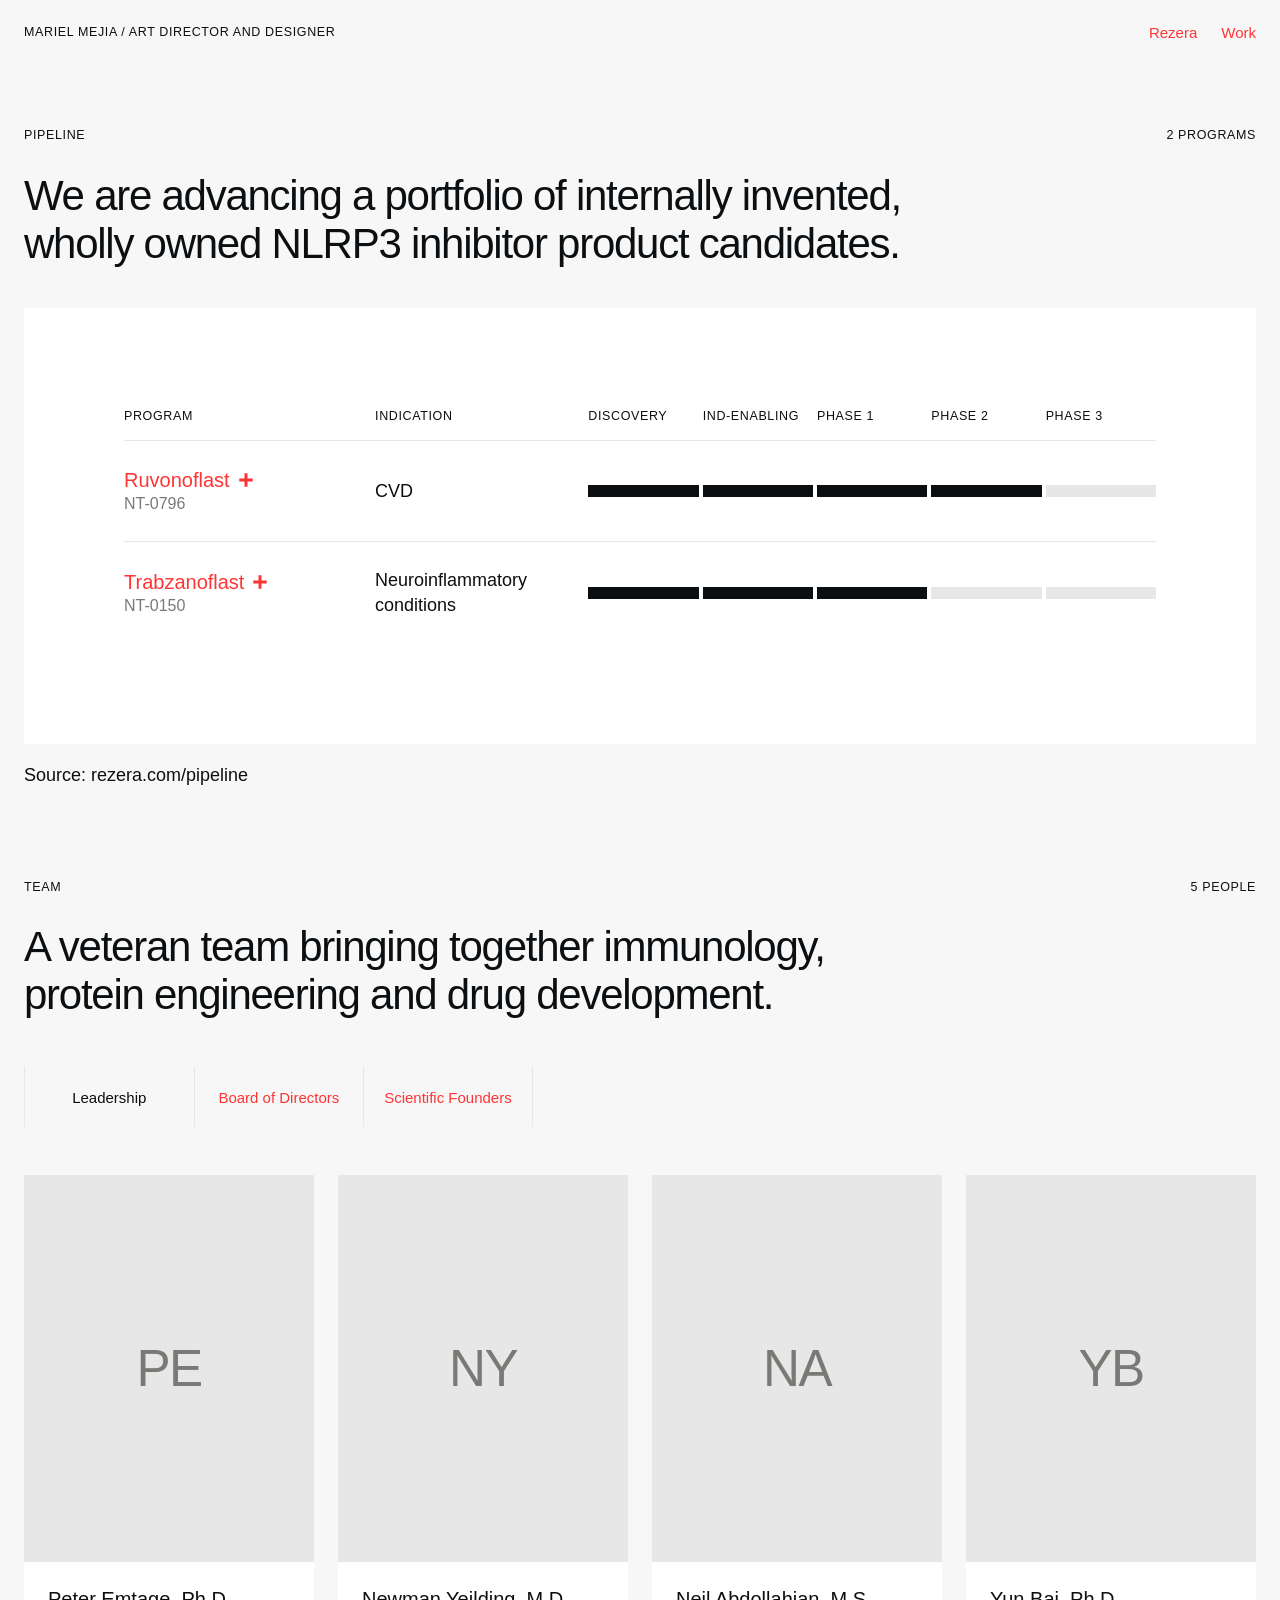
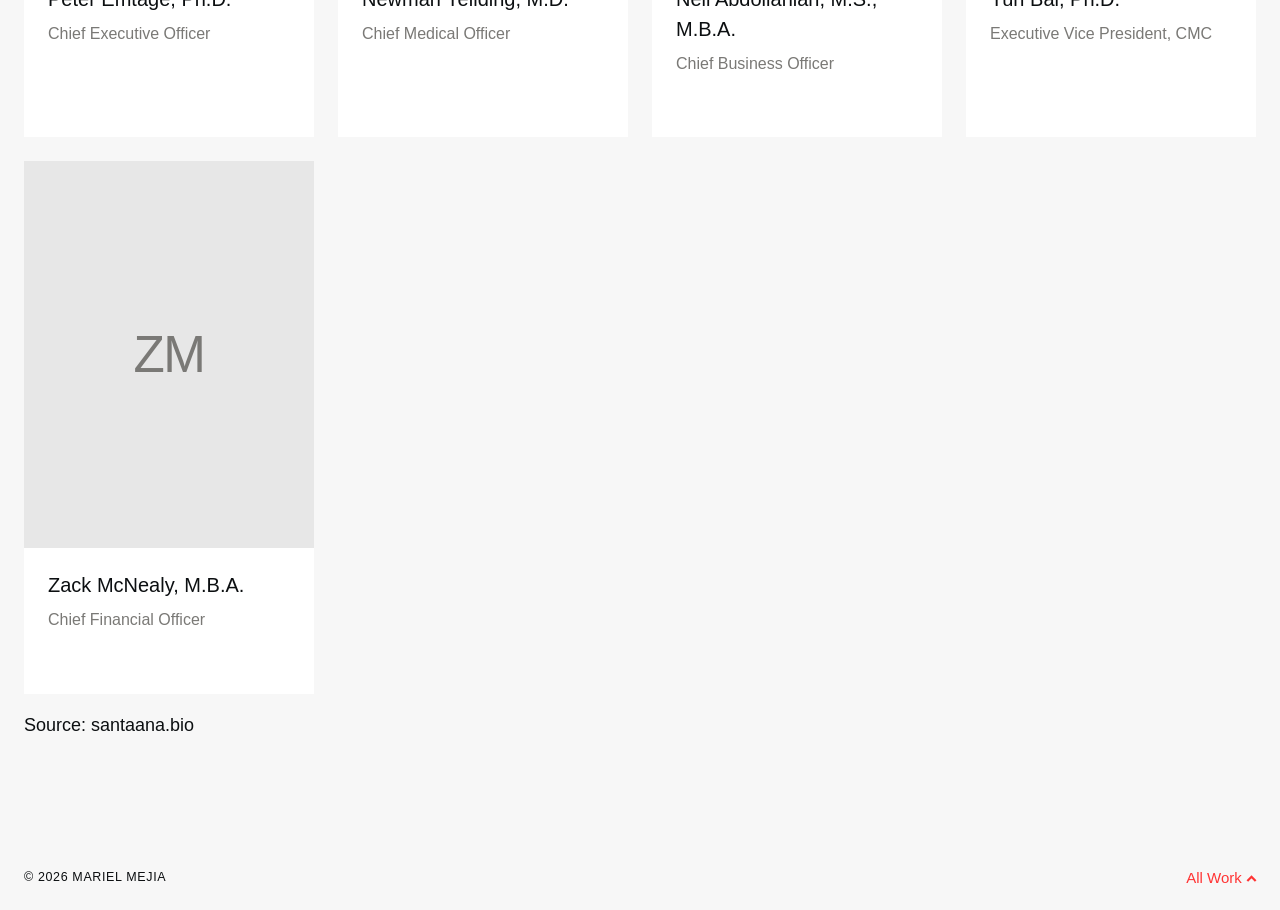
<file: pipeline.html>
<!doctype html>
<meta charset="utf-8">
<meta name="viewport" content="width=device-width, initial-scale=1">
<title>Rezera Pipeline</title>
<link rel="preconnect" href="https://fonts.googleapis.com">
<link rel="preconnect" href="https://fonts.gstatic.com" crossorigin>
<link rel="stylesheet" href="https://fonts.googleapis.com/css2?family=Albert+Sans:ital,wght@0,400;0,500;0,600;0,700;0,800;1,400&display=swap">
<link rel="stylesheet" href="clean-modern.css">

<div class="wrap page-in">
  <header>
    <div class="topbar">
      <span class="label">MARIEL MEJIA / ART DIRECTOR AND DESIGNER</span>
      <nav aria-label="Sections">
        <a href="index.html#rezera">Rezera</a>
        <a href="index.html#work">Work</a>
      </nav>
    </div>
  </header>

  <section aria-labelledby="pipeline-title">
    <div class="section-head">
      <h2 id="pipeline-title" class="label">Pipeline</h2>
      <span class="label" id="pl-count"></span>
    </div>
    <p class="h2" style="max-width: 22em; margin-bottom: 2.5rem;">We are advancing a portfolio of internally invented, wholly owned NLRP3 inhibitor product candidates.</p>
    <div class="pipeline" role="group" aria-label="Development pipeline" id="pipeline"></div>
    <p class="pl-note">Source: rezera.com/pipeline</p>
  </section>

  <section id="team" aria-labelledby="team-title">
    <div class="section-head">
      <h2 id="team-title" class="label">Team</h2>
      <span class="label" id="team-count"></span>
    </div>
    <div class="team-head">
      <p class="h2">A veteran team bringing together immunology, protein engineering and drug development.</p>
      <div class="tabs" role="tablist" aria-label="Team groups" id="team-tabs"></div>
    </div>
    <div class="team-grid" role="tabpanel" id="team-grid"></div>
    <p class="pl-note">Source: santaana.bio</p>
  </section>

  <footer>
    <span class="label">© 2026 Mariel Mejia</span>
    <a class="to-top" href="index.html">All Work<svg class="ar u" viewBox="0 0 16 16" aria-hidden="true"><path d="M2 11L8 5L14 11"/></svg></a>
  </footer>
</div>

<dialog class="bio" id="bio" aria-labelledby="bio-name">
  <div class="bio-inner">
    <div class="bio-top">
      <span class="label" id="bio-count"></span>
      <button class="bio-close" type="button">Close<svg class="acc-icon" viewBox="0 0 16 16" aria-hidden="true"><path d="M1 8H15"/><path d="M8 1V15"/></svg></button>
    </div>
    <span class="bio-photo" id="bio-photo"></span>
    <h2 id="bio-name"></h2>
    <p class="bio-role" id="bio-role"></p>
    <p class="bio-text" id="bio-text"></p>
    <div class="bio-nav">
      <button type="button" id="bio-prev"><svg class="ar l" viewBox="0 0 16 16" aria-hidden="true"><path d="M11 2L5 8L11 14"/></svg>Previous</button>
      <button type="button" id="bio-next">Next<svg class="ar r" viewBox="0 0 16 16" aria-hidden="true"><path d="M5 2L11 8L5 14"/></svg></button>
    </div>
  </div>
</dialog>

<script>
  // Five stages; each program's progress is counted in slots (fractions fill part of a slot)
  const stages = [['Discovery', 'Disc'], ['IND-Enabling', 'IND'], ['Phase 1', 'PH1'], ['Phase 2', 'PH2'], ['Phase 3', 'PH3']];
  const programs = [
    {
      name: 'Ruvonoflast', code: 'NT-0796', indication: 'CVD', progress: 4,
      text: 'Ruvonoflast is Rezera’s lead program, an oral NLRP3 inhibitor designed to reach high levels in tissue and the brain. It is advancing toward Phase 3 in cardiovascular disease, with peripheral artery disease as the lead indication.'
    },
    {
      name: 'Trabzanoflast', code: 'NT-0150', indication: 'Neuroinflammatory conditions', progress: 3,
      text: 'Trabzanoflast is Rezera’s second NLRP3 inhibitor, designed to set a new benchmark for brain penetration. The company plans to advance it into Phase 2 in neuroinflammatory disease.'
    }
  ];

  const table = document.getElementById('pipeline');
  const stageCells = labels => labels.map(s => `<span>${s}</span>`).join('');
  const plus = '<svg class="acc-icon" viewBox="0 0 16 16" aria-hidden="true"><path d="M1 8H15"/><path class="v" d="M8 1V15"/></svg>';
  table.innerHTML =
    `<div class="pl-row pl-head" aria-hidden="true"><span>Program</span><span>Indication</span>` +
    `<div class="pl-stages">${stageCells(stages.map(s => s[0]))}</div></div>` +
    programs.map((p, r) => {
      const current = stages[Math.min(Math.ceil(p.progress), stages.length) - 1][0];
      const slots = stages.map((_, i) =>
        `<span class="pl-slot" style="--fill: ${Math.max(0, Math.min(1, p.progress - i))}; --i: ${i}"></span>`).join('');
      return `<details class="pl-item" style="--row: ${r}"><summary class="pl-row">` +
        `<span class="pl-program">${p.name}${plus}<small>${p.code}</small></span>` +
        `<span class="pl-indication">${p.indication}</span>` +
        `<div class="pl-stages pl-stage" aria-hidden="true">${stageCells(stages.map(s => s[1]))}</div>` +
        `<div class="pl-bar" role="img" aria-label="Through ${current}, ${p.progress} of ${stages.length} stages">${slots}</div>` +
        `</summary><div class="pl-panel"><p>${p.text}</p></div></details>`;
    }).join('');

  // Rows open and close by animating their height, like the Project Details accordion
  const ease = 'cubic-bezier(0.2, 0.7, 0.2, 1)';
  table.querySelectorAll('.pl-item').forEach(item => {
    const summary = item.querySelector('summary');
    const panel = item.querySelector('.pl-panel');
    let itemAnim = null, panelAnim = null;
    const stop = () => { if (itemAnim) itemAnim.cancel(); if (panelAnim) panelAnim.cancel(); itemAnim = panelAnim = null; };
    summary.addEventListener('click', e => {
      if (!matchMedia('(prefers-reduced-motion: no-preference)').matches) return;
      e.preventDefault();
      const from = item.offsetHeight; // current height, even mid-animation
      const opening = !item.open || item.classList.contains('closing');
      stop();
      item.classList.toggle('closing', !opening);
      item.open = true;
      const to = opening ? item.offsetHeight : summary.offsetHeight + 1; // + the top border
      itemAnim = item.animate({ height: [from + 'px', to + 'px'] }, { duration: 600, easing: ease });
      panelAnim = panel.animate(opening
        ? { opacity: [0, 1], transform: ['translateY(-12px)', 'none'] }
        : { opacity: [1, 0], transform: ['none', 'translateY(-12px)'] },
        { duration: opening ? 600 : 400, easing: ease, fill: 'forwards' });
      itemAnim.onfinish = () => {
        stop();
        if (!opening) { item.open = false; item.classList.remove('closing'); }
      };
    });
  });
  document.getElementById('pl-count').textContent = programs.length + ' Programs';

  // Bars start empty only when the fill can animate, so the table still reads without it
  if ('IntersectionObserver' in window && matchMedia('(prefers-reduced-motion: no-preference)').matches) {
    table.classList.add('will-fill');
    const fillObserver = new IntersectionObserver(entries => entries.forEach(e => {
      if (!e.isIntersecting) return;
      requestAnimationFrame(() => table.classList.add('filled'));
      fillObserver.unobserve(e.target);
    }), { threshold: 0.3 });
    fillObserver.observe(table);
  }


  // Team: one tab per group; add a photo path to show a picture instead of initials
  const team = {
    'Leadership': [
      { name: 'Peter Emtage, Ph.D.', role: 'Chief Executive Officer', bio: 'Peter leads Santa Ana Bio and is also a Venture Partner at Versant Ventures. Peter brings more than 25 years of drug development across autoimmunity, inflammation, oncology and infectious disease, including roles as Global Head of Cell Therapy Research at Kite Pharma and Chief Scientific Officer at Cell Design Labs. Peter holds a Ph.D. from McMaster University.' },
      { name: 'Newman Yeilding, M.D.', role: 'Chief Medical Officer', bio: 'Newman has 30 years of experience bringing therapies for autoimmune and inflammatory diseases into the clinic. Over 19 years at Janssen, Newman led a global organization and guided STELARA® from early development to market leadership, and most recently advised Protagonist Therapeutics. Newman earned an M.D. at the University of Alabama at Birmingham.' },
      { name: 'Neil Abdollahian, M.S., M.B.A.', role: 'Chief Business Officer', bio: 'Neil brings 25 years in corporate strategy and business development, from licensing and M&A to raising capital. Neil was previously Chief Business Officer at Boundless Bio and at Cidara Therapeutics, and holds an M.B.A. from Pepperdine University.' },
      { name: 'Yun Bai, Ph.D.', role: 'Executive Vice President, CMC', bio: 'Yun leads CMC, including development, manufacturing and CDMO oversight, drawing on more than 23 years in biologics. Before Santa Ana Bio, Yun was Vice President and Head of CMC and Global Supply Chain at 89bio, after roles at Eli Lilly, Ambrx and Mapp Biopharmaceutical. Yun holds a Ph.D. in Chemical Engineering from Iowa State University.' },
      { name: 'Zack McNealy, M.B.A.', role: 'Chief Financial Officer', bio: 'Zack has more than 15 years of financial leadership in biotech, including CFO roles at Ventus Therapeutics, Chinook Therapeutics and Inception Sciences Canada. Earlier roles include Versant Ventures, Biotie Therapies and Johnson & Johnson. Zack holds an M.B.A. from the Wharton School.' }
    ],
    'Board of Directors': [
      { name: 'Michael W. Bonney', role: 'Board Chair', bio: 'Mike has more than 30 years in biotech and pharma. As CEO of Cubist Pharmaceuticals from 2003 to 2014, Mike grew the company into a leading antibiotics business that Merck acquired in 2015. Mike also chairs Autolus Therapeutics and sits on the board of Alnylam Pharmaceuticals.' },
      { name: 'Jerel Davis, Ph.D.', role: 'Board Director', bio: 'Jerel is a Managing Director at Versant Ventures in Vancouver and has helped launch and back companies including Repare, Akero and Chinook since joining in 2011. Before Versant, Jerel was an Associate Principal at McKinsey & Company, advising healthcare companies.' },
      { name: 'Brendan Bulik-Sullivan, Ph.D.', role: 'Board Director', bio: 'Brendan is a general partner at GV focused on life sciences. Brendan’s background is in statistics and machine learning for genetics, with research at Gritstone Oncology and the Broad Institute, and a Ph.D. in statistical genetics from Vrije Universiteit Amsterdam.' },
      { name: 'Shinichiro Fuse, Ph.D.', role: 'Board Director', bio: 'Shin is a Partner and Managing Director at TPG Life Sciences Innovation, co-leading its venture investments. Shin was previously a Managing Director at MPM Capital and Director of Business Development at bluebird bio.' },
      { name: 'Christine Borowski, Ph.D.', role: 'Board Director', bio: 'Christine is a Principal at Access Biotechnology. Before investing, Christine was Chief Editor of Nature Medicine, and holds a Ph.D. in Immunology from Harvard University.' },
      { name: 'Joshua Kennedy-Smith, Ph.D.', role: 'Board Observer', bio: 'Josh is a partner and research analyst at RTW Investments, specializing in the chemistry of small and large molecules for immunology and inflammation. Josh was previously Principal Scientist at Schrödinger, began as a medicinal chemist at Roche and holds a Ph.D. in Chemistry from UC Berkeley.' },
      { name: 'Mittie Doyle, M.D., FACR', role: 'Board Director', bio: 'Dr. Doyle is Chief Medical Officer of Aro Biotherapeutics, with more than 20 years in industry and academia. Earlier roles include Vice President and Global Therapeutic Area Head, Immunology at CSL Behring, and a board seat at DICE Therapeutics before its acquisition by Eli Lilly. Dr. Doyle earned an M.D. from Yale.' },
      { name: 'Vineeta Agarwala, M.D., Ph.D.', role: 'Board Observer', bio: 'Vineeta is a General Partner at Andreessen Horowitz, leading investments for the a16z Bio + Health fund. Vineeta previously worked at McKinsey, the Broad Institute, Flatiron Health and GV, holds M.D. and Ph.D. degrees from Harvard Medical School and MIT, and sees patients at Stanford.' },
      { name: 'Marcelo Bigal, M.D., Ph.D.', role: 'Board Director', bio: 'Marcelo is President and CEO of Ventus Therapeutics. As CMO and CSO at Teva Pharmaceuticals, Marcelo led the teams behind Ajovy for migraine and Austedo for Huntington’s disease, and has published more than 330 peer-reviewed papers in neurology.' },
      { name: 'Peter Emtage, Ph.D.', role: 'Board Director, Founder and CEO', bio: 'Peter leads Santa Ana Bio and is also a Venture Partner at Versant Ventures. Peter brings more than 25 years of drug development across autoimmunity, inflammation, oncology and infectious disease, including roles at Kite Pharma and Cell Design Labs.' }
    ],
    'Scientific Founders': [
      { name: 'Alexander Rudensky, Ph.D.', role: 'Scientific Founder', bio: 'Alexander chairs the Immunology Program at the Sloan Kettering Institute and is a Howard Hughes Medical Institute Investigator. A member of the National Academy of Sciences, Alexander has received the Crafoord Prize and the Vilcek Prize in Biomedical Science.' },
      { name: 'Richard Flavell, Ph.D.', role: 'Scientific Founder', bio: 'Richard pioneered reverse genetics in the 1970s and co-discovered introns in eukaryotic genes. For decades Richard’s lab has studied innate and adaptive immunity, the inflammasome and the mechanisms of autoimmune disease.' },
      { name: 'Graham Lord, M.D., Ph.D.', role: 'Scientific Founder', bio: 'Graham is Vice-President and Dean of the Faculty of Biology, Medicine and Health at the University of Manchester and a practicing transplant nephrologist. Graham’s research looks at how lymphocyte gene expression is regulated in mucosal and auto-inflammatory disease.' },
      { name: 'Ansuman Satpathy, M.D., Ph.D.', role: 'Scientific Founder', bio: 'Ansu is a physician-scientist and Associate Professor of Pathology and Immunology at Stanford University, and founding director of the Stanford Center for Immunotherapy Design. Ansu’s lab combines immunology, genomics and computation to turn discoveries about the immune system into new therapies.' }
    ]
  };

  const groups = Object.keys(team);
  const tabs = document.getElementById('team-tabs');
  const grid = document.getElementById('team-grid');
  const motionOK = () => matchMedia('(prefers-reduced-motion: no-preference)').matches;
  const initials = name => name.split(',')[0].split(' ').filter(w => /^[A-Z]/.test(w) && !w.endsWith('.')).map(w => w[0]).join('');
  const photo = p => p.photo ? `<img src="${p.photo}" alt="">` : initials(p.name);
  let group = groups[0];

  tabs.innerHTML = groups.map((g, i) =>
    `<button class="tab" type="button" role="tab" id="tab-${i}" aria-controls="team-grid" aria-selected="${i === 0}" tabindex="${i === 0 ? 0 : -1}">${g}</button>`).join('');

  function showGroup(g) {
    group = g;
    const i = groups.indexOf(g);
    tabs.querySelectorAll('.tab').forEach((t, j) => { t.setAttribute('aria-selected', j === i); t.tabIndex = j === i ? 0 : -1; });
    grid.setAttribute('aria-labelledby', 'tab-' + i);
    document.getElementById('team-count').textContent = team[g].length + ' People';
    grid.innerHTML = team[g].map((p, j) =>
      `<button class="person" type="button" data-i="${j}">` +
      `<span class="person-photo" aria-hidden="true">${photo(p)}</span>` +
      `<span class="person-name">${p.name}</span><span class="person-role">${p.role}</span>` +
      `<span class="person-more" aria-hidden="true">Read Bio<svg class="ar r" viewBox="0 0 16 16"><path d="M5 2L11 8L5 14"/></svg></span>` +
      `</button>`).join('');
    // Cards rise in one after another, like the homepage rows
    if (motionOK()) grid.querySelectorAll('.person').forEach((card, j) =>
      card.animate({ opacity: [0, 1], transform: ['translateY(40px)', 'none'] },
        { duration: 700, delay: j * 60, easing: ease, fill: 'backwards' }));
  }
  tabs.addEventListener('click', e => { const t = e.target.closest('.tab'); if (t) showGroup(t.textContent); });
  // Arrow keys move between tabs
  tabs.addEventListener('keydown', e => {
    const step = { ArrowRight: 1, ArrowLeft: -1 }[e.key];
    if (!step) return;
    const next = groups[(groups.indexOf(group) + step + groups.length) % groups.length];
    showGroup(next);
    tabs.querySelectorAll('.tab')[groups.indexOf(next)].focus();
  });
  showGroup(group);

  // Bio overlay: slides in from the right over a dimmed page
  const bio = document.getElementById('bio');
  let current = 0;
  function fillBio(i) {
    const people = team[group];
    current = (i + people.length) % people.length;
    const p = people[current];
    document.getElementById('bio-count').textContent = `${group}, ${current + 1} of ${people.length}`;
    document.getElementById('bio-photo').innerHTML = photo(p);
    document.getElementById('bio-name').textContent = p.name;
    document.getElementById('bio-role').textContent = p.role;
    document.getElementById('bio-text').textContent = p.bio;
    bio.scrollTop = 0;
  }
  function openBio(i) {
    fillBio(i);
    bio.showModal();
    if (!motionOK()) return;
    bio.animate({ transform: ['translateX(100%)', 'none'] }, { duration: 600, easing: ease });
    bio.animate({ opacity: [0, 1] }, { duration: 400, pseudoElement: '::backdrop' });
  }
  function closeBio() {
    if (!bio.open || bio.classList.contains('closing')) return;
    if (!motionOK()) { bio.close(); return; }
    bio.classList.add('closing');
    bio.animate({ opacity: [1, 0] }, { duration: 400, pseudoElement: '::backdrop', fill: 'forwards' });
    bio.animate({ transform: ['none', 'translateX(100%)'] }, { duration: 450, easing: 'cubic-bezier(0.5, 0, 0.75, 0)', fill: 'forwards' })
      .onfinish = () => { bio.close(); bio.getAnimations({ subtree: true }).forEach(a => a.cancel()); bio.classList.remove('closing'); };
  }
  grid.addEventListener('click', e => { const card = e.target.closest('.person'); if (card) openBio(+card.dataset.i); });
  bio.querySelector('.bio-close').addEventListener('click', closeBio);
  bio.addEventListener('cancel', e => { e.preventDefault(); closeBio(); }); // Escape slides it out too
  bio.addEventListener('click', e => { if (e.target === bio) closeBio(); }); // a click on the dimmed page closes it
  document.getElementById('bio-prev').addEventListener('click', () => fillBio(current - 1));
  document.getElementById('bio-next').addEventListener('click', () => fillBio(current + 1));
  // Focus goes back to the card that opened it
  bio.addEventListener('close', () => { const card = grid.querySelector(`[data-i="${current}"]`); if (card) card.focus(); });
</script>
</file>
<file: clean-modern.css>
/* ==========================================================================
   CLEAN MODERN
   A minimal portfolio framework by Mariel Mejia.
   Extracted from the Mariel Mejia portfolio site, October 2026.

   SETUP
   Load the font in the page <head>, before this stylesheet:
     <link rel="preconnect" href="https://fonts.googleapis.com">
     <link rel="preconnect" href="https://fonts.gstatic.com" crossorigin>
     <link rel="stylesheet" href="https://fonts.googleapis.com/css2?family=Geist:wght@100..900&display=swap">
     <link rel="stylesheet" href="clean-modern.css">
   And the viewport tag:
     <meta name="viewport" content="width=device-width, initial-scale=1">

   TYPE SCALE (all Geist)
     H1 / display   200, clamp(48px, 11vw, 136px), line-height 1, -0.05em
     H2 / .h2       200, clamp(32px, 3.5vw + 6px, 42px), line-height 1.15, -0.03em
     H3 / .h3       200, 22px (20px on phones), line-height 1.3, -0.02em (also the News card title)
     Body           200, 18px, line-height 1.5, 0
     Paragraph      body, but -0.01em (bio and project text)
     Small text     200, 16px, line-height 1.4 (titles, codes, form fields)
     Label          400, 12.5px, line-height 1.3, +0.05em, UPPERCASE, black
     Nav link       400, 15px, line-height normal, 0, Title Case, red (also tabs, CTAs, "Read More")
     Text link      300, red
     Program name   300, 20px, red (pipeline)
     Accordion head 200, 18px
     Timeline year  200, 16px, line-height 1.65, tabular numbers

   COLORS (light / dark)
     --bg      #f7f7f7 / #131715   page background
     --ink     #0c0f11 / #e6ebe7   text ("black")
     --muted   #7a7976 / #9aa59f   gray text
     --link    #FF3434             red links
     --line    #e7e7e7 / #333b37   loading placeholder gray
     --row-bg  #ffffff / #1a1f1c   project card panel

   GRID
     One gutter for everything: 24px (20px at 1024px and below).
     Media boxes use a 1256:720 ratio (export at 1884x1080).
     Phones (760px and below) collapse to one column.

   COMPONENTS
     .topbar          name label left, red nav right
     .label           small uppercase label
     .section-head    heading row with a label on each side
     .piece           clickable project card (white panel, inverts on hover)
     .strip           row of five media boxes inside a card
     .media           ratio box for an image or video (fades in when ready)
     .spec            label / value table (stacks inside cards)
     .about           photo + bio two-column block
     .timeline        year + role list
     .accordion       <details> panel with a plus that turns into a minus
     .bleed           large video panel, video inset on black, rounded corners
     .gallery         two-column media grid
     .next            "Next project" link bar at the end of a page
     .ar              line chevron icon (.r right, .l left, .u up)
     .pipeline        five-slot progress table (program, indication, stages)
     .tabs            row of label-style tab buttons (red, active one black)
     .team-grid       grid of .person cards (ink panel slides in on hover)
     .bio             <dialog> side sheet with a person's full bio
     .news            full-width press release rows (invert like .piece on hover)
     .carousel        horizontal card track with previous/next buttons on the sides
     .split           two panels, centered content and an inset image (.flip mirrors them)
     .hero            full-screen header with a background video
     .pinbar          top bar pinned to the screen, frosted once you scroll
     .menu-toggle     Menu button that replaces the bar's links at 1024px and below
     .menu-links      big section links inside a .bio sheet (the slide-in menu)
     .button          solid red label-style button (works on <a> and <button>)
     .contact         white panel: headline and details left, form right
     .field           form field with a label-style label above it
     .cta             red label-style link with a chevron
     footer .to-top   "Back to Top" link

   NEEDS A LITTLE JAVASCRIPT
     .media .ready              add "ready" to an <img>/<video> once loaded (fade-in)
     .piece.will-reveal         add "revealed" when the card scrolls into view
     .text-reveal               text waiting to slide up; add "revealed" when it scrolls into view
     .page-in                   add to a page section to play the slide-up entrance
     .accordion.closing         add while the accordion animates shut
     .pipeline.will-fill        add "filled" when the table scrolls into view
     .pl-item.closing           add while a pipeline row animates shut
     .bio                       open with showModal(); the script slides it in and out
     .pinbar.scrolled           add once the page has scrolled (frosted background)
     .pinbar.on-light           add once the bar is past the hero (dark text on a light tint)
     .pinbar.tucked             add while scrolling down (slides up out of view), remove on scroll up
   Without the script these still work; they just skip the animation.
   ========================================================================== */


/* ---------- Tokens ---------- */
:root {
  --bg: #f7f7f7;
  --paper: #f7f8f5;
  --ink: #0c0f11;
  --muted: #7a7976;
  --line: #e7e7e7;
  --accent: var(--muted);
  --link: #FF3434;
  --acc-bg: rgb(231 231 231 / 0.5);
  --acc-bg-hover: #e7e7e7;
  --row-bg: #ffffff;
  --font: "Geist", "Helvetica Neue", Arial, sans-serif;
  --gutter: 24px; /* one value for page margins and every column/row gutter */
}
@media (max-width: 1024px) {
  :root { --gutter: 20px; }
}
@media (prefers-color-scheme: dark) {
  :root:not([data-theme="light"]) {
    --bg: #131715; --paper: #1a1f1c; --ink: #e6ebe7; --muted: #9aa59f; --line: #333b37; --accent: var(--muted);
    --acc-bg: rgb(255 255 255 / 0.04); --acc-bg-hover: rgb(255 255 255 / 0.08); --row-bg: #1a1f1c;
    color-scheme: dark;
  }
}
:root[data-theme="dark"] {
  --bg: #131715; --paper: #1a1f1c; --ink: #e6ebe7; --muted: #9aa59f; --line: #333b37; --accent: var(--muted);
  --acc-bg: rgb(255 255 255 / 0.04); --acc-bg-hover: rgb(255 255 255 / 0.08); --row-bg: #1a1f1c;
  color-scheme: dark;
}


/* ---------- Base ---------- */
* { box-sizing: border-box; letter-spacing: 0; }
[hidden] { display: none !important; }
body {
  margin: 0; /* the gutter is the whole page margin */
  background: var(--bg);
  color: var(--ink);
  font: 200 1.125rem/1.5 var(--font); /* 18px body text */
  padding-left: max(var(--gutter), env(safe-area-inset-left, 0px));
  padding-right: max(var(--gutter), env(safe-area-inset-right, 0px));
}
.wrap { padding-block: var(--gutter); display: grid; gap: 4.5rem; }

a { color: var(--link); font-weight: 300; text-decoration: none; }
a:focus-visible, button:focus-visible { outline: 2px solid var(--accent); outline-offset: 3px; border-radius: 2px; }


/* ---------- Type ---------- */
.label {
  font: 400 0.78125rem/1.3 var(--font); /* 12.5px */
  letter-spacing: 0.05em;
  text-transform: uppercase;
  color: var(--ink);
}

h1 {
  font: 200 clamp(3rem, 11vw, 8.5rem)/1 var(--font);
  letter-spacing: -0.05em;
  margin: 0;
  text-wrap: balance;
}
h1 span { color: var(--accent); }
h1 * { letter-spacing: inherit; } /* anything inside an H1 keeps its -5% */
h1 .h1-part { color: inherit; display: inline-block; } /* one animated line of the headline */
header h1 { text-align: center; } /* homepage headline only */

h2, .h2 { font: 200 clamp(2rem, calc(3.5vw + 6px), 2.625rem)/1.15 var(--font); letter-spacing: -0.03em; margin: 0; text-wrap: balance; }
h3, .h3 { font: 200 1.375rem/1.3 var(--font); letter-spacing: -0.02em; margin: 0; text-wrap: balance; } /* between H2 and body; also the News card title */

/* Paragraph style: slightly tighter than body text (-1%) */
.about-text p:not(.h2), .detail-body p, .about-text p:not(.h2) *, .detail-body p * { letter-spacing: -0.01em; }


/* ---------- Header and navigation ---------- */
header { display: grid; gap: 1.75rem; }
.topbar { display: flex; flex-wrap: wrap; justify-content: space-between; gap: 0.75rem 2rem; padding-bottom: 0.9rem; }
.topbar nav { display: flex; gap: 1.5rem; }
.topbar nav a { color: var(--link); text-decoration: none; font: 400 0.9375rem/normal var(--font); letter-spacing: 0; } /* label style, in red */

.section-head { display: flex; flex-wrap: wrap; justify-content: space-between; align-items: baseline; gap: 0.5rem 2rem; margin-bottom: 1.75rem; }


/* ---------- Icons: line chevrons ---------- */
/* Markup: <svg class="ar r" viewBox="0 0 16 16" aria-hidden="true"><path d="M5 2L11 8L5 14"/></svg>
   right  M5 2L11 8L5 14   left  M11 2L5 8L11 14   up  M2 11L8 5L14 11   up-right  M4 4H12V12 */
.ar { display: inline-block; width: 0.6em; height: 0.6em; vertical-align: 0; overflow: visible; fill: none; stroke: currentColor; stroke-width: 4; stroke-linecap: square; stroke-linejoin: miter; vector-effect: non-scaling-stroke; }
.ar.r { margin-left: 0.35em; }
.ar.l { margin-right: 0.35em; }
.ar.u { margin-left: 0.35em; }


/* ---------- Media boxes ---------- */
.media {
  aspect-ratio: 1256 / 720;
  max-width: 100%;
  position: relative;
  overflow: hidden;
  background: var(--line); /* light gray until the picture arrives */
}
.media img { position: absolute; inset: 0; width: 100%; height: 100%; object-fit: cover; display: block; }
/* Older videos with black strips baked into the sides: slightly wider so the strips sit outside the box */
.media video, .bleed video {
  position: absolute; top: 0; left: 50%;
  width: 102.1%; height: 100%;
  transform: translateX(-50%);
  object-fit: cover; display: block;
}
/* MP4s exported without strips fill the box exactly (whole-pixel edges, no gray hairline) */
.media video[src$=".mp4"], .media video[data-src$=".mp4"], .bleed video[src$=".mp4"] { width: 100%; left: 0; transform: none; }
/* Fade in once loaded (script adds .ready) */
.media video, .media img { opacity: 0; }
.media .ready { opacity: 1; }
.media:has(> .ready) { background: transparent; }


/* ---------- Project cards (homepage) ---------- */
.work { display: grid; grid-template-columns: minmax(0, 1fr); gap: var(--gutter); }
.piece { position: relative; background: var(--row-bg); padding: 100px; display: grid; grid-template-rows: auto 1fr; }
.piece .stretched { position: absolute; inset: 0; z-index: 1; } /* whole card is the link */
.piece .stretched:focus-visible { outline-offset: -3px; border-radius: 0; }
/* Hover (or keyboard focus): the panel inverts */
.piece:hover, .piece:has(.stretched:focus-visible) { background: var(--ink); color: var(--row-bg); }
.piece-body { padding: 1.25rem 0 0; display: grid; gap: 0.85rem; align-content: start; }
.strip { display: grid; grid-template-columns: repeat(5, minmax(0, 1fr)); gap: var(--gutter); }


/* ---------- Spec table (label / value) ---------- */
.spec { width: 100%; border-collapse: collapse; font: 200 1rem/1.4 var(--font); }
.spec th { text-align: left; font: 400 0.78125rem/1.3 var(--font); letter-spacing: 0.05em; text-transform: uppercase; color: var(--ink); width: 34%; padding: 0.3rem 0; vertical-align: baseline; } /* label style */
.spec td { padding: 0.3rem 0; vertical-align: baseline; }
/* Inside cards: each label sits above its value */
.piece .spec { color: inherit; }
.piece .spec, .piece .spec tbody, .piece .spec tr, .piece .spec th, .piece .spec td { display: block; width: auto; padding: 0; }
.piece .spec tbody { display: grid; gap: 0.6rem; }
.piece h2 + .spec { margin-top: -0.6rem; }


/* ---------- About ---------- */
.about { display: grid; grid-template-columns: minmax(0, 1fr) minmax(0, 1.5fr); gap: 2rem var(--gutter); padding-top: 2.5rem; }
.about-side { display: grid; gap: 1rem; align-content: start; }
.about-photo { width: 100%; max-width: 250px; height: auto; aspect-ratio: 1; object-fit: cover; display: block; background: var(--line); overflow: hidden; }
.about-text { display: grid; gap: 1rem; }
.about-text p { margin: 0; }
.about-text a { font-weight: 300; }
.about-text .h2 { margin-bottom: 0.5rem; } /* extra room under the lead sentence */


/* ---------- Timeline ---------- */
.timeline-label { margin-top: 2.5rem; }
.timeline { list-style: none; margin: 0; padding: 0; display: grid; gap: 0.5rem; }
.timeline li { display: grid; grid-template-columns: 4.5rem minmax(0, 1fr); gap: 1rem; font-size: 1.125rem; }
.timeline time { font: 200 1rem/1.65 var(--font); color: var(--ink); font-variant-numeric: tabular-nums; }


/* ---------- Footer ---------- */
footer { display: flex; flex-wrap: wrap; justify-content: space-between; gap: 0.75rem var(--gutter); padding-top: 2.5rem; }
footer .to-top { color: var(--link); text-decoration: none; font: 400 0.9375rem/normal var(--font); letter-spacing: 0; } /* matches the nav */


/* ---------- Project detail page ---------- */
#detail { padding-block: var(--gutter); display: grid; gap: 2.5rem; }
.detail-inner { width: 100%; }
.detail-head { display: grid; gap: 1.5rem; }
.back { color: var(--link); text-decoration: none; font: 400 0.9375rem/normal var(--font); letter-spacing: 0; }
.detail-title { font: 200 clamp(3rem, 11vw, 8.5rem)/1 var(--font); letter-spacing: -0.05em; margin: 0; text-wrap: balance; }
.detail-tagline { font-size: 1.5rem; line-height: 1.3; margin: 0; color: var(--muted); max-width: 30em; }

/* Main video panel: video at 80%, centered on black, rounded corners */
.bleed { position: relative; aspect-ratio: 1256 / 720; width: 100%; overflow: hidden; background: #000; }
.bleed #d-video { top: 10%; left: 10%; width: 80%; height: 80%; transform: none; border-radius: 20px; }

.detail-body { display: grid; grid-template-columns: minmax(0, 1.6fr) minmax(0, 1fr); gap: 2rem var(--gutter); align-items: start; }
.detail-body p { margin: 0; font-size: 1.125rem; line-height: 1.5; max-width: 36em; }

.gallery { display: grid; grid-template-columns: repeat(2, minmax(0, 1fr)); gap: var(--gutter); }
.bleed + .gallery { margin-top: calc(var(--gutter) - 2.5rem); } /* leaves one gutter under the video */

/* Next-project bar: label left, H2 project name right */
.next {
  display: flex; flex-wrap: wrap; justify-content: space-between; align-items: baseline; gap: 0.5rem 2rem;
  padding-top: 1.25rem;
  color: var(--link); text-decoration: none;
}
.next .ar { width: 0.5em; height: 0.5em; stroke-width: 3; }


/* ---------- Accordion ---------- */
/* Markup:
   <details class="accordion">
     <summary>Project Details<svg class="acc-icon" viewBox="0 0 16 16" aria-hidden="true"><path d="M1 8H15"/><path class="v" d="M8 1V15"/></svg></summary>
     <div class="detail-body">…</div>
   </details> */
.accordion { background: var(--acc-bg); overflow: hidden; }
.accordion:hover { background: var(--acc-bg-hover); }
.accordion summary {
  list-style: none; cursor: pointer;
  display: flex; justify-content: space-between; align-items: center; gap: 1rem;
  padding: 0.9rem 1.1rem;
  font: 200 1.125rem/1.3 var(--font); color: var(--ink);
}
.accordion summary::-webkit-details-marker { display: none; }
.accordion summary:focus-visible { outline: 2px solid var(--accent); outline-offset: 3px; }
.acc-icon { width: 0.7em; height: 0.7em; flex: none; overflow: visible; fill: none; stroke: currentColor; stroke-width: 4; stroke-linecap: square; vector-effect: non-scaling-stroke; }
.acc-icon .v { transform-origin: 8px 8px; }
.accordion[open]:not(.closing) .acc-icon .v { transform: scaleY(0); } /* plus becomes minus */
.accordion .detail-body { padding: 0.25rem 1.1rem 1.5rem; }


/* ---------- Pipeline (five-slot progress bar) ---------- */
/* Markup:
   <div class="pipeline">
     <div class="pl-row pl-head" aria-hidden="true"><span>Program</span>… <div class="pl-stages">5 × <span></span></div></div>
     <details class="pl-item">
       <summary class="pl-row">
         <span class="pl-program">Name<svg class="acc-icon">…</svg><small>Code</small></span><span class="pl-indication">…</span>
         <div class="pl-bar" role="img" aria-label="…"><span class="pl-slot" style="--fill: 1"></span> × 5</div>
       </summary>
       <div class="pl-panel"><p>One paragraph about the program.</p></div>
     </details>
   </div>
   The whole row opens its panel; the plus beside the name turns into a minus.
   --fill is how much of a slot is done, 0 to 1 (partial slots are fine). */
.pipeline { display: grid; background: var(--row-bg); padding: 0 100px 100px; }
.pl-row {
  display: grid; grid-template-columns: minmax(0, 1.2fr) minmax(0, 1fr) minmax(0, 3fr);
  gap: 0.5rem var(--gutter); align-items: center;
  padding: 1.6rem 0;
}
.pl-item { border-top: 1px solid var(--line); overflow: hidden; } /* clips the panel while its height animates */
.pl-item summary { list-style: none; cursor: pointer; }
.pl-item summary::-webkit-details-marker { display: none; }
.pl-item summary:focus-visible { outline: 2px solid var(--accent); outline-offset: 3px; }
.pl-head { padding: 100px 0 1rem; align-items: start; } /* labels share a top line, even when a stage name wraps */
.pl-head .pl-stages { align-items: start; }
.pl-head > *, .pl-stages > * { font: 400 0.78125rem/1.3 var(--font); letter-spacing: 0.05em; text-transform: uppercase; color: var(--ink); } /* label style */
.pl-stages, .pl-bar { display: grid; grid-template-columns: repeat(5, minmax(0, 1fr)); gap: 4px; }
.pl-program { font: 300 1.25rem/1.3 var(--font); color: var(--link); } /* red, like every other link */
.pl-program .acc-icon { width: 0.6em; height: 0.6em; margin-left: 0.5em; vertical-align: 0.05em; }
.pl-item[open]:not(.closing) .acc-icon .v { transform: scaleY(0); } /* plus becomes minus */
.pl-program small { display: block; font: 200 1rem/1.4 var(--font); color: var(--muted); }
.pl-panel { padding: 0 0 2rem; }
.pl-panel p { margin: 0; max-width: 36em; font-size: 1.125rem; line-height: 1.5; letter-spacing: -0.01em; } /* paragraph style */
.pl-indication { font-size: 1.125rem; line-height: 1.4; }
.pl-slot { position: relative; height: 12px; background: var(--line); overflow: hidden; }
.pl-slot::after { content: ""; position: absolute; inset: 0; background: var(--ink); transform-origin: 0 50%; transform: scaleX(var(--fill, 0)); }
.pl-stage { grid-column: 3; display: none; } /* phone only: abbreviated stage names over each bar */


/* ---------- Tabs ---------- */
/* Markup:
   <div class="tabs-bar"><div class="tabs" role="tablist"><button class="tab" role="tab" aria-selected="true">Leadership</button>…</div></div>
   The bar carries the rule across the full width; the tabs inside all take the width of the longest one. */
/* Styled like the pinned nav: a 60px row with a light rule under it and thin rules on both sides of
   each tab, labels centered. The selected tab turns black. */
.tabs-bar { border-bottom: 1px solid var(--line); }
.tabs { display: inline-grid; grid-auto-flow: column; grid-auto-columns: 1fr; min-height: 60px; } /* equal columns, sized to the longest tab */
.tab {
  appearance: none; background: none; border: 0; display: flex; align-items: center; justify-content: center; padding: 0 1.25rem; cursor: pointer;
  font: 400 0.9375rem/normal var(--font); letter-spacing: 0; color: var(--link); /* nav style */
}
.tab { border-left: 1px solid var(--line); } /* a rule on both sides of every tab, labels centered */
.tab:last-child { border-right: 1px solid var(--line); }
.tab[aria-selected="true"] { color: var(--ink); }


/* ---------- Team ---------- */
/* Markup:
   <div class="team-head"><p class="h2">Headline</p><div class="tabs-bar">…</div></div>  (tabs under the headline)
   <div class="team-grid" role="tabpanel">
     <button class="person" type="button">
       <span class="person-photo">PE</span>  (or an <img> inside it)
       <span class="person-name h3">Name</span><span class="person-role">Title</span>
       <span class="person-more">Read Bio <svg class="ar r">…</svg></span>
     </button>
   </div> */
.team-head { display: grid; justify-items: start; gap: 3rem; margin-bottom: 3rem; } /* tabs sit under the headline, on its left edge */
.team-head .tabs-bar { justify-self: stretch; } /* the tab row's rule runs the full width of the cards below */
.team-head .h2 { max-width: 20em; }
.team-grid { display: grid; grid-template-columns: repeat(4, minmax(0, 1fr)); gap: var(--gutter); } /* four across, three at 1024px and below, two on phones */
.person {
  appearance: none; border: 0; font: inherit; text-align: left; cursor: pointer;
  position: relative; overflow: hidden; width: 100%;
  display: grid; gap: 0.35rem; align-content: start;
  background: var(--row-bg); color: var(--ink); padding: var(--gutter) var(--gutter) 1.75rem;
}
/* Hover (or keyboard focus): an ink panel slides in from the left and the text inverts */
.person::before { content: ""; position: absolute; inset: 0; background: var(--ink); transform: scaleX(0); transform-origin: 0 50%; }
.person:hover::before, .person:focus-visible::before { transform: none; }
.person:hover, .person:focus-visible { color: var(--row-bg); }
.person > * { position: relative; } /* above the sliding panel */
.person:focus-visible { outline-offset: 3px; border-radius: 0; }
.person-photo {
  position: relative; display: grid; place-items: center; aspect-ratio: 3 / 4; overflow: hidden;
  margin: calc(-1 * var(--gutter)) calc(-1 * var(--gutter)) 1rem; /* flush with the card's top and sides */
  background: var(--line); color: var(--muted); font: 200 clamp(2rem, 4vw, 3.5rem)/1 var(--font); letter-spacing: -0.03em;
}
.person-photo img { position: absolute; inset: 0; width: 100%; height: 100%; object-fit: cover; }
.person-name { margin-bottom: 0.2rem; font-size: 1.25rem; } /* .h3 type at a fixed 20px, a step down for the narrower cards */
.person-role { font: 200 1rem/1.4 var(--font); color: var(--muted); }
.person-more { margin-top: 0.75rem; font: 400 0.9375rem/normal var(--font); letter-spacing: 0; color: var(--link); opacity: 0; translate: -0.75em 0; }
.person:hover .person-more, .person:focus-visible .person-more { opacity: 1; translate: 0 0; }
@media (hover: none) { .person-more { opacity: 1; translate: 0 0; } } /* touch screens have no hover to reveal it */


/* ---------- Bio overlay ---------- */
/* Markup:
   <dialog class="bio"><div class="bio-inner">
     <div class="bio-top"><span class="label">Group, 1 of 5</span><button class="bio-close">Close…</button></div>
     <span class="bio-photo">…</span><h2>Name</h2><p class="bio-role">Title</p><p>Bio</p>
     <div class="bio-nav"><button>Previous</button><button>Next</button></div>
   </div></dialog> */
.bio {
  margin: 0 0 0 auto; padding: 0; border: 0;
  width: min(640px, 100%); max-width: 100%; height: 100%; max-height: none;
  background: var(--bg); color: var(--ink); overflow-y: auto; overscroll-behavior: contain;
}
.bio::backdrop { background: rgb(12 15 17 / 0.55); }
html:has(.bio[open]) { overflow: hidden; } /* the page stays put behind the overlay */
.bio-inner { min-height: 100%; display: flex; flex-direction: column; align-items: flex-start; gap: 1rem; padding: var(--gutter) 64px 2.5rem; }
.bio-top, .bio-nav { align-self: stretch; }
.bio-top { display: flex; justify-content: space-between; align-items: center; gap: 1rem; padding-bottom: 3rem; }
.bio-close, .bio-nav button {
  appearance: none; background: none; border: 0; padding: 0; cursor: pointer;
  font: 400 0.9375rem/normal var(--font); letter-spacing: 0; color: var(--link); /* nav style */
}
.bio-close .acc-icon { margin-left: 0.5em; transform: rotate(45deg); } /* the plus, turned into an x */
.bio-photo {
  position: relative; display: grid; place-items: center; width: 160px; aspect-ratio: 1; overflow: hidden; margin-bottom: 1rem;
  background: var(--line); color: var(--muted); font: 200 3rem/1 var(--font); letter-spacing: -0.03em;
}
.bio-photo img { position: absolute; inset: 0; width: 100%; height: 100%; object-fit: cover; }
.bio-role { margin: 0; font-size: 1.25rem; line-height: 1.3; color: var(--muted); }
.bio-text { margin: 1rem 0 2.5rem; max-width: 36em; letter-spacing: -0.01em; } /* paragraph style */
/* ---------- News ---------- */
/* Markup:
   <div class="news">
     <a class="news-item" href="…">
       <time class="label">October 21, 2026</time>
       <h3 class="news-title">Headline</h3>
       <svg class="ar r" viewBox="0 0 16 16" aria-hidden="true"><path d="M5 2L11 8L5 14"/></svg>
     </a>
   </div> */
.news { display: grid; gap: 1px; } /* rows sit 1px apart, no rules */
.news-item {
  display: grid; grid-template-columns: minmax(0, 1fr) auto; gap: 0.75rem 2rem; align-items: center;
  background: var(--row-bg); color: var(--ink); font-weight: 200; padding: 2.5rem 100px;
}
.news-item time { grid-column: 1; color: inherit; }
.news-title { grid-column: 1; max-width: 36em; text-wrap: pretty; } /* H3 type */
.news-item .ar { grid-column: 2; grid-row: 1 / span 2; width: 0.9rem; height: 0.9rem; margin: 0; color: var(--link); stroke-width: 3; }
/* Hover (or keyboard focus): the panel inverts, like the project cards */
.news-item:hover, .news-item:focus-visible { background: var(--ink); color: var(--row-bg); }
.news-item:focus-visible { outline-offset: 3px; border-radius: 0; }


/* ---------- Carousel ---------- */
/* Markup:
   <div class="carousel">
     <button class="carousel-btn" data-dir="-1" aria-label="Previous"><svg class="ar l">…</svg></button>
     <div class="carousel-track" tabindex="0">…cards…</div>
     <button class="carousel-btn" data-dir="1" aria-label="Next"><svg class="ar r">…</svg></button>
   </div>
   Three cards per view (two at 1024px and below, one on phones). The buttons sit in the 100px side
   columns, so the cards line up with inset content above; on phones they move under the track.
   The track scrolls and snaps on its own too (trackpad, swipe, keyboard). */
.carousel { --per-view: 3; --carousel-gap: var(--gutter); display: grid; grid-template-columns: 100px minmax(0, 1fr) 100px; align-items: center; }
.carousel-track {
  display: grid; grid-auto-flow: column; gap: var(--carousel-gap);
  grid-auto-columns: calc((100% - (var(--per-view) - 1) * var(--carousel-gap)) / var(--per-view));
  overflow-x: auto; scroll-snap-type: x mandatory; overscroll-behavior-x: contain; scrollbar-width: none;
  padding-block: 6px; /* room for the cards' hover lift */
}
.carousel-track::-webkit-scrollbar { display: none; }
.carousel-track > * { scroll-snap-align: start; }
.carousel-track:focus-visible { outline: 2px solid var(--accent); outline-offset: 3px; }
.carousel-btn {
  justify-self: center; display: grid; place-items: center; width: 48px; height: 48px;
  appearance: none; border: 0; padding: 0; cursor: pointer;
  background: color-mix(in srgb, var(--row-bg) 80%, transparent); color: var(--link);
  -webkit-backdrop-filter: blur(20px); backdrop-filter: blur(20px);
}
.carousel-btn .ar { width: 0.8rem; height: 0.8rem; margin: 0; stroke-width: 3; }
.carousel-btn:hover:not(:disabled), .carousel-btn:focus-visible { background: var(--ink); color: var(--row-bg); }
.carousel-btn:disabled { opacity: 0.35; cursor: default; }
/* News cards in a carousel: date on top, headline, arrow at the bottom */
.carousel .news-item { grid-template-columns: minmax(0, 1fr); grid-template-rows: auto 1fr; align-items: start; gap: 1rem; padding: 2rem; min-height: 22rem; } /* headline row stretches; "Read more" stays at the bottom */
.carousel .news-item time::after { content: ""; display: block; width: 30px; height: 3px; margin-top: 0.75rem; background: currentColor; } /* short rule under the date; turns white with the hover */
.carousel .news-item .ar { grid-column: 1; grid-row: 3; }
/* "Read more" line at the bottom of a card, label style in red, arrow after the text */
.news-more { align-self: end; color: var(--link); font: 400 0.9375rem/normal var(--font); letter-spacing: 0; }
.news-item .news-more .ar { width: 0.6em; height: 0.6em; margin: 0 0 0 0.35em; stroke-width: 4; } /* the .ar size, not the big row arrow */

/* ---------- Split (content beside an image) ---------- */
/* Markup:
   <div class="split">            (add .flip to put the image on the left)
     <div class="split-body">…</div>
     <div class="split-media"><div class="split-img"><span class="label">Image placeholder</span></div></div>  (or an <img> in .split-img)
   </div>
   One white panel split into two columns with no visible seam. Content sits in the
   middle of its column; the image is inset at 80% of its column, like the main video on project pages. */
.split { display: grid; grid-template-columns: repeat(2, minmax(0, 1fr)); background: var(--row-bg); }
.split > * { display: grid; place-items: center; }
.split.flip .split-media { order: -1; }
/* one left-aligned column, centered in the panel */
.split-body { grid-template-columns: minmax(0, 30em); gap: 1.5rem; align-content: center; justify-content: center; justify-items: start; padding: 64px; }
.split-body > * { margin: 0; }
.split-body > .label:first-child { margin-bottom: -0.75rem; } /* eyebrow sits close above its headline */
.split-body p:not(.h2) { max-width: 30em; letter-spacing: -0.01em; } /* paragraph style */
.split-media { aspect-ratio: 1; }
.split-img {
  position: relative; overflow: hidden; width: 80%; height: 80%;
  display: grid; place-items: center; background: var(--line);
}
.split-img .label { color: var(--muted); }
.split-img img { position: absolute; inset: 0; width: 100%; height: 100%; object-fit: cover; }

/* ---------- Pinned top bar ---------- */
/* Markup (before .wrap, so nothing on the page can paint over it):
   <div class="topbar pinbar"><span class="label">Name</span><nav>…</nav></div>
   Clear over the hero; frosted once you scroll; dark text on a light tint past the hero.
   A light gray rule runs under it and between the links. Its sides line up with the hero copy
   and the .split images: one gutter plus 5% of the row (gutter + 5% of (width - 2 gutters)). */
.pinbar {
  position: fixed; inset: 0 0 auto; z-index: 10;
  min-height: 60px; align-items: stretch; padding: 0 calc(5% + 0.9 * var(--gutter));
  border-bottom: 1px solid var(--nav-line); color: #fff;
  --nav-line: rgb(255 255 255 / 0.2); /* faint white over the hero video */
}
.pinbar .label { color: inherit; align-self: center; }
.pinbar nav { display: grid; grid-auto-flow: column; grid-auto-columns: 1fr; gap: 0; } /* every link as wide as the longest one */
.pinbar nav a { display: flex; align-items: center; justify-content: center; padding: 0 1.25rem; }
.pinbar nav a + a { border-left: 1px solid var(--nav-line); }
/* Menu button: shown at 1024px and below, where it replaces the links */
.menu-toggle {
  display: none; align-self: center; align-items: center; gap: 0.6rem;
  appearance: none; background: none; border: 0; padding: 0.5rem 0; cursor: pointer; color: inherit;
  font: 400 0.78125rem/1.3 var(--font); letter-spacing: 0.05em; text-transform: uppercase; /* label style */
}
.menu-toggle svg { width: 20px; height: 12px; fill: none; stroke: currentColor; stroke-width: 1.5; overflow: visible; }

/* Menu sheet: a .bio dialog holding the section links, one per row with a rule under each */
.bio-inner > nav { align-self: stretch; } /* the menu's links run the full width of the sheet */
.menu-links { list-style: none; margin: 0; padding: 0; border-top: 1px solid var(--line); }
.menu-links a {
  display: flex; justify-content: space-between; align-items: center; padding: 1.1rem 0; border-bottom: 1px solid var(--line);
  color: var(--ink); font: 200 clamp(2rem, calc(3.5vw + 6px), 2.625rem)/1.15 var(--font); letter-spacing: -0.03em; /* h2 style */
}
.menu-links a:hover, .menu-links a:focus-visible { color: var(--link); }
.menu-links .ar { width: 0.45em; height: 0.45em; stroke-width: 3; color: var(--link); }

.pinbar.scrolled { background: rgb(0 0 0 / 0.2); -webkit-backdrop-filter: blur(12px); backdrop-filter: blur(12px); }
.pinbar.on-light { background: color-mix(in srgb, var(--bg) 72%, transparent); color: var(--ink); --nav-line: var(--line); }
/* Slid up out of view while scrolling down; it comes back when someone tabs into it */
.pinbar.tucked:not(:focus-within) { transform: translateY(-100%); }


/* ---------- Hero (full-screen, video behind) ---------- */
/* Markup (first thing inside .wrap):
   <header class="hero">
     <video class="hero-video" src="…" autoplay muted loop playsinline aria-hidden="true"></video>
     <div class="hero-body">
       <h1>Headline</h1>
       <div class="hero-side"><p>Paragraph</p><a class="button" href="…">Button</a></div>
     </div>
   </header>
   Runs edge to edge (it cancels the page gutter) and fills the screen. Text is always white:
   the video is darkened toward the bottom so it reads in light and dark mode. */
.hero {
  position: relative; isolation: isolate; overflow: hidden;
  display: grid; gap: 0;
  min-height: 100vh; min-height: 100svh;
  margin-top: calc(-1 * var(--gutter));
  margin-inline: calc(-1 * max(var(--gutter), env(safe-area-inset-left, 0px))) calc(-1 * max(var(--gutter), env(safe-area-inset-right, 0px)));
  padding: 100px max(var(--gutter), env(safe-area-inset-right, 0px)) var(--gutter) max(var(--gutter), env(safe-area-inset-left, 0px)); /* top clears the pinned bar */
  background: #000; color: #fff;
}
.hero-video { position: absolute; inset: 0; z-index: -2; width: 100%; height: 100%; object-fit: cover; }
.hero::before { content: ""; position: absolute; inset: 0; z-index: -1; background: linear-gradient(to bottom, rgb(0 0 0 / 0.35), rgb(0 0 0 / 0.1) 35%, rgb(0 0 0 / 0.65)); } /* light in the middle, darker behind the nav and the copy */
.hero .label { color: inherit; }
/* Inset to line up with the images in .split sections (inset 10% of a half-width panel = 5% of the row).
   The same inset sits below it: % padding is measured from the width, so all three sides match. */
.hero-body { display: grid; grid-template-columns: minmax(0, 1.6fr) minmax(0, 1fr); gap: 2rem var(--gutter); align-items: end; align-self: end; padding: 0 5% 5%; }
.hero h1 { text-align: left; font-size: clamp(3rem, 7vw, 7rem); max-width: 11em; }
.hero-side { display: grid; gap: 1.5rem; justify-items: start; }
.hero-side p { margin: 0; max-width: 26em; letter-spacing: -0.01em; } /* paragraph style */

.button {
  display: inline-flex; align-items: center; padding: 1rem 1.4rem; border: 0; cursor: pointer;
  background: var(--link); color: #fff;
  font: 400 0.78125rem/1.3 var(--font); letter-spacing: 0.05em; text-transform: uppercase; /* label style */
}
.button:hover, .button:focus-visible { background: var(--ink); color: var(--row-bg); }
.hero .button:hover, .hero .button:focus-visible { background: #fff; color: #0c0f11; } /* stays visible over the video */

/* ---------- Contact ---------- */
/* Markup:
   <div class="contact">
     <div class="contact-info">
       <p class="h2">First line <span>second line</span></p>
       <dl class="contact-list"><div><dt class="label">Label</dt><dd><a href="mailto:…">…</a></dd></div>…</dl>
     </div>
     <form class="contact-form">
       <label class="field"><span class="label">Name</span><input name="name" required></label>
       …<button class="button" type="submit">Submit</button>
     </form>
   </div> */
.contact { display: grid; grid-template-columns: repeat(2, minmax(0, 1fr)); gap: 3rem var(--gutter); background: var(--row-bg); padding: 100px; }
.contact-info { display: grid; gap: 2.5rem; align-content: start; }
.contact-info .h2 span { display: block; color: var(--muted); } /* second line in gray */
.contact-head { display: grid; gap: 0.75rem; } /* eyebrow sits close above its headline, like .split */
.contact-head > * { margin: 0; }
.contact-list { display: grid; gap: 2.25rem; margin: 0; }
.contact-list dd { margin: 0.35rem 0 0; }
.contact-list a { font-weight: 300; } /* text-link weight */
.contact-list address { font-style: normal; }
.contact-form { display: grid; gap: 1.25rem; align-content: start; }
.field { display: grid; gap: 0.5rem; }
.field input, .field textarea, .field select {
  width: 100%; padding: 0.9rem 1rem; border: 1px solid var(--line); border-radius: 0;
  background: var(--bg); color: var(--ink); font: 200 1rem/1.4 var(--font); letter-spacing: -0.01em;
}
.field textarea { min-height: 9rem; resize: vertical; }
/* Dropdown: wrap the <select> in <span class="select"> for the chevron */
.select { position: relative; display: block; }
.field select { appearance: none; -webkit-appearance: none; padding-right: 2.75rem; cursor: pointer; }
.field select:has(option[value=""]:checked) { color: var(--muted); } /* placeholder choice reads like a placeholder */
.field select option { color: var(--ink); }
.select::after { /* line chevron, like .ar */
  content: ""; position: absolute; right: 1.1rem; top: 50%; width: 0.45rem; height: 0.45rem; pointer-events: none;
  border-right: 2px solid var(--ink); border-bottom: 2px solid var(--ink); transform: translateY(-70%) rotate(45deg);
}
.field input::placeholder, .field textarea::placeholder { color: var(--muted); }
.field input:focus-visible, .field textarea:focus-visible, .field select:focus-visible { outline: 2px solid var(--accent); outline-offset: 2px; }
.field input:user-invalid, .field textarea:user-invalid, .field select:user-invalid { border-color: var(--link); } /* only after someone has tried */
.contact-form .button { justify-self: start; margin-top: 0.5rem; }
.form-note { margin: 0; font-size: 1rem; color: var(--muted); }

.cta { color: var(--link); font: 400 0.9375rem/normal var(--font); letter-spacing: 0; } /* nav style */

.bio-nav { display: flex; justify-content: space-between; gap: 1rem; padding-top: 1.25rem; margin-top: auto; border-top: 1px solid var(--line); } /* sits at the bottom of the sheet */

@media (max-width: 1024px) {
  /* Too narrow for the links: they move into the slide-in menu behind the Menu button */
  .pinbar nav { display: none; }
  .pinbar { flex-wrap: nowrap; }
  .pinbar .label { flex: 1 1 auto; min-width: 0; padding-block: 0.75rem; } /* a long name wraps in place, beside the button */
  .menu-toggle { display: inline-flex; flex: none; }
  .carousel { --per-view: 2; }
  .team-grid { grid-template-columns: repeat(3, minmax(0, 1fr)); }
}


/* ---------- Phones ---------- */
@media (max-width: 760px) {
  .pipeline { padding: 0 20px 20px; }
  .pl-row { grid-template-columns: minmax(0, 1fr); }
  .pl-head { display: none; }
  .pl-head + .pl-item { border-top: 0; }
  .pl-stage { grid-column: auto; display: grid; margin-top: 0.75rem; }
  .team-grid { grid-template-columns: repeat(2, minmax(0, 1fr)); }
  /* Phones: too narrow for the tabs in one row, so they stack as a list, one rule between each */
  .tabs { display: grid; grid-auto-flow: row; min-height: 0; }
  .tab { min-height: 48px; padding: 0; }
  .tab + .tab { border-top: 1px solid var(--line); }
  .person { padding: 12px 12px 1.25rem; }
  .bio-inner { padding: var(--gutter) var(--gutter) 2rem; }
  .news-item { padding: 1.75rem 20px; }
  h3, .h3 { font-size: 1.25rem; }
  .carousel { --per-view: 1; grid-template-columns: minmax(0, 1fr) auto auto; gap: 1rem 4px; }
  .carousel-track { grid-column: 1 / -1; grid-row: 1; }
  .carousel-btn { grid-row: 2; }
  .carousel-btn[data-dir="-1"] { grid-column: 2; } /* both buttons under the track, on the right */
  .carousel-btn[data-dir="1"] { grid-column: 3; }
  .carousel .news-item { padding: 1.5rem; min-height: 17rem; }
  .split { grid-template-columns: minmax(0, 1fr); }
  .split-body { padding: 40px 20px; }
  .split .split-media { order: -1; } /* image first on both, so the stack reads the same */
  .hero-body { grid-template-columns: minmax(0, 1fr); padding: 0 10% 10%; } /* split images are full-width panels here */
  .pinbar { padding-inline: calc(10% + 0.8 * var(--gutter)); }
  .contact { grid-template-columns: minmax(0, 1fr); padding: 40px 20px; }
  .about, .detail-body { grid-template-columns: minmax(0, 1fr); }
  .gallery { grid-template-columns: minmax(0, 1fr); }
  .strip { grid-template-columns: repeat(4, minmax(0, 1fr)); }
  .strip .media:first-child { grid-column: 1 / -1; } /* lead video spans the row */
  .piece { padding: 20px; }
}


/* ---------- Motion (skipped for reduced-motion users) ---------- */
@media (prefers-reduced-motion: no-preference) {
  .piece { transition: transform 0.25s ease, background-color 0.3s ease, color 0.3s ease; }
  .piece:hover { transform: translateY(-3px); }
  .news-item { transition: transform 0.25s ease, background-color 0.3s ease, color 0.3s ease; }
  .news-item:hover { transform: translateY(-3px); }

  /* Chevrons nudge in their own direction on hover */
  .ar { transition: transform 0.25s ease; }
  a:hover .ar.r, a:focus-visible .ar.r, button:hover .ar.r, button:focus-visible .ar.r { transform: translateX(0.3em); }
  a:hover .ar.l, a:focus-visible .ar.l, button:hover .ar.l, button:focus-visible .ar.l { transform: translateX(-0.3em); }
  a:hover .ar.u, a:focus-visible .ar.u { transform: translateY(-0.3em); }

  .acc-icon .v { transition: transform 0.4s cubic-bezier(0.2, 0.7, 0.2, 1); }
  .accordion { transition: background-color 0.2s ease; }
  .media video, .media img { transition: opacity 0.8s ease; }

  /* Page entrance: slides up into place */
  .page-in { animation: page-in 1s cubic-bezier(0.2, 0.7, 0.2, 1) both; }
  @keyframes page-in { from { opacity: 0; transform: translateY(200px); } to { opacity: 1; transform: none; } }

  /* Homepage headline: each line starts oversized and low, then settles; the second overlaps the first */
  header { overflow-x: clip; }
  #home.page-in header h1 .h1-part { transform-origin: 50% 100%; animation: h1-in 1.2s cubic-bezier(0.16, 1, 0.3, 1) both; }
  #home.page-in header h1 .h1-part + .h1-part { animation-delay: 0.6s; }
  @keyframes h1-in { from { opacity: 0; transform: translateY(120px) scale(1.6); } 40% { opacity: 1; } to { opacity: 1; transform: none; } }

  /* Text slides up as it scrolls into view: the page script adds .text-reveal, then .revealed on screen */
  .text-reveal { opacity: 0; translate: 0 40px; transition: opacity 0.8s ease, translate 0.8s cubic-bezier(0.2, 0.7, 0.2, 1); }
  .text-reveal.revealed { opacity: 1; translate: 0 0; }

  /* Cards slide up as they scroll into view (translate, so the hover lift still works) */
  .piece.will-reveal { opacity: 0; translate: 0 80px; transition: opacity 0.9s ease, translate 0.9s cubic-bezier(0.2, 0.7, 0.2, 1), transform 0.25s ease, background-color 0.3s ease, color 0.3s ease; }
  .piece.will-reveal.revealed { opacity: 1; translate: 0 0; }

  /* Pipeline: slots fill left to right, one after another, once the table is on screen */
  .pipeline.will-fill .pl-slot::after { transform: scaleX(0); transition: transform 0.5s cubic-bezier(0.2, 0.7, 0.2, 1) calc(var(--i, 0) * 0.35s + var(--row, 0) * 0.2s); }
  .pipeline.will-fill.filled .pl-slot::after { transform: scaleX(var(--fill, 0)); }

  /* Team cards: the ink panel slides in, then "Read Bio" follows it */
  .person { transition: color 0.3s ease; }
  .person::before { transition: transform 0.45s cubic-bezier(0.2, 0.7, 0.2, 1); }
  .person-more { transition: opacity 0.3s ease 0.1s, translate 0.45s cubic-bezier(0.2, 0.7, 0.2, 1) 0.1s; }
  .tab { transition: color 0.2s ease, border-color 0.2s ease; }
  .button { transition: background-color 0.25s ease, color 0.25s ease; }

  .pinbar { transition: transform 0.4s cubic-bezier(0.2, 0.7, 0.2, 1), background-color 0.3s ease, color 0.3s ease, border-color 0.3s ease, -webkit-backdrop-filter 0.3s ease, backdrop-filter 0.3s ease; }}
</file>
